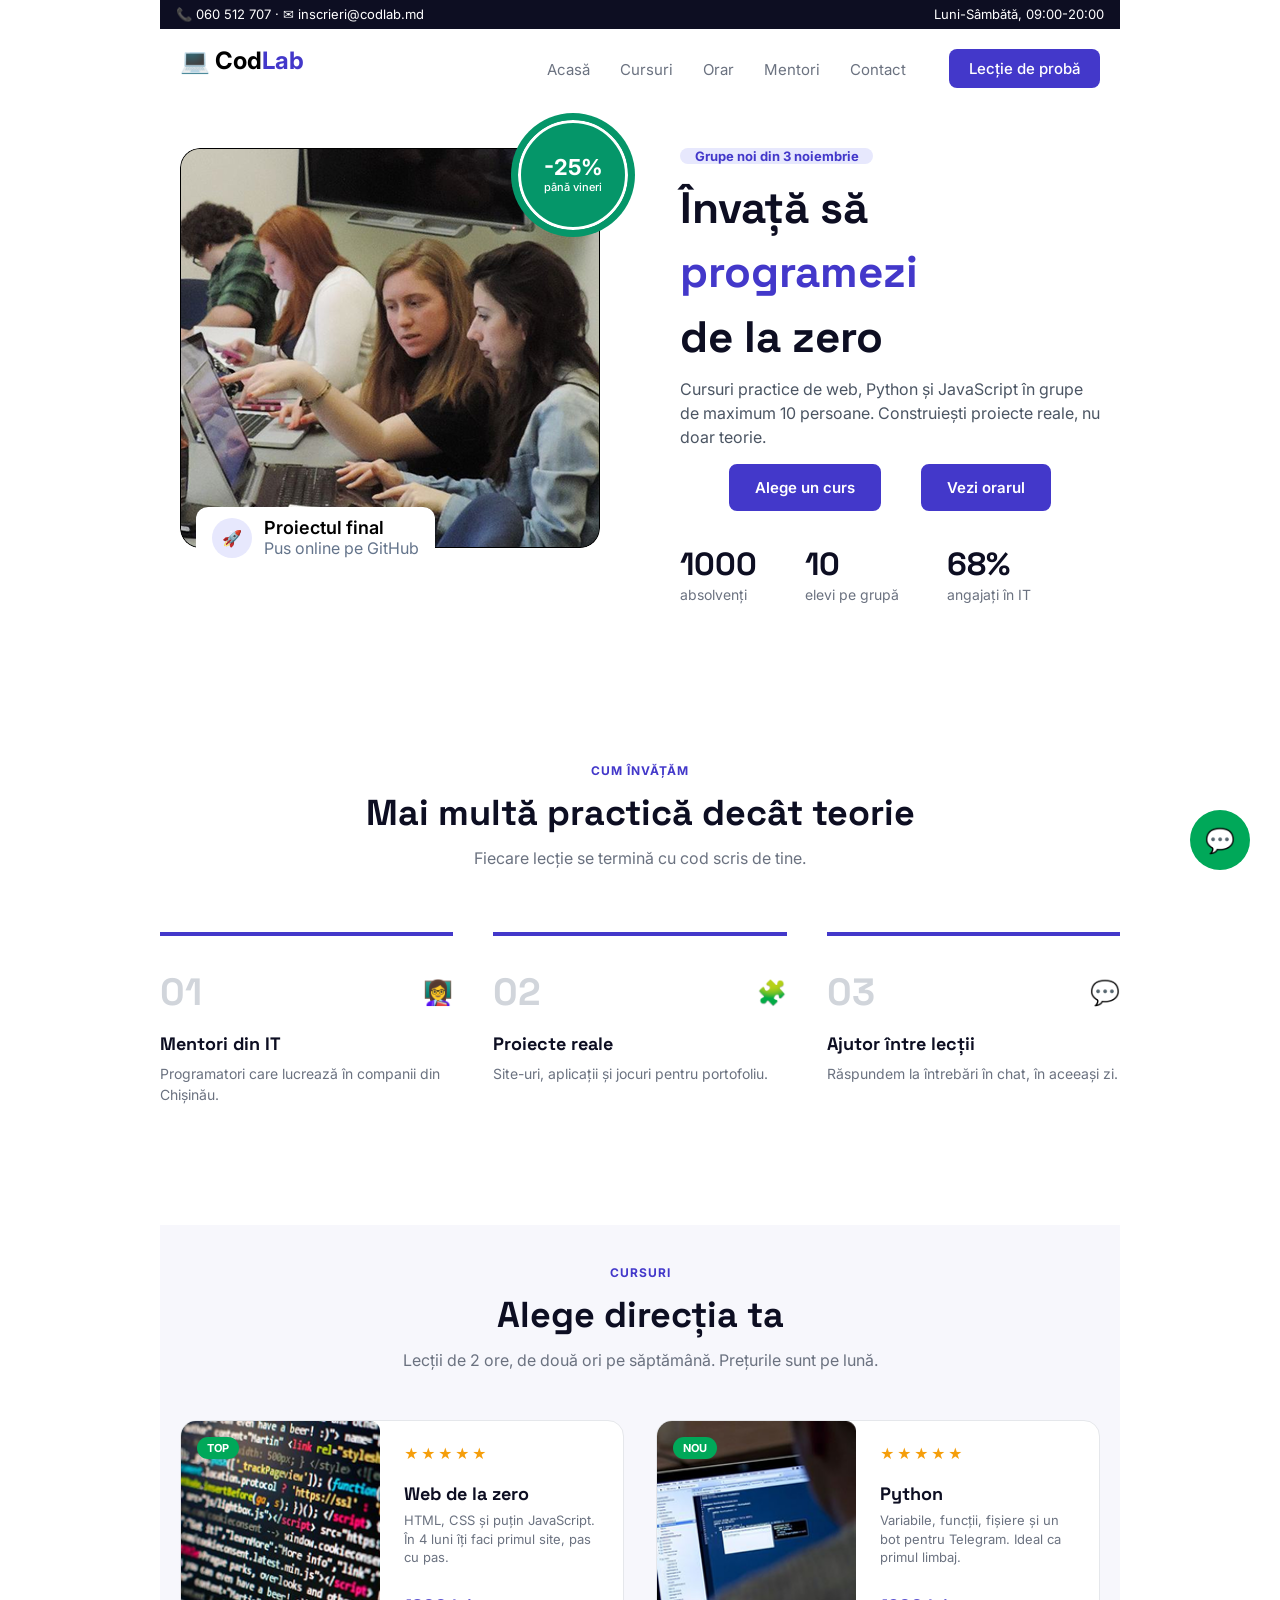
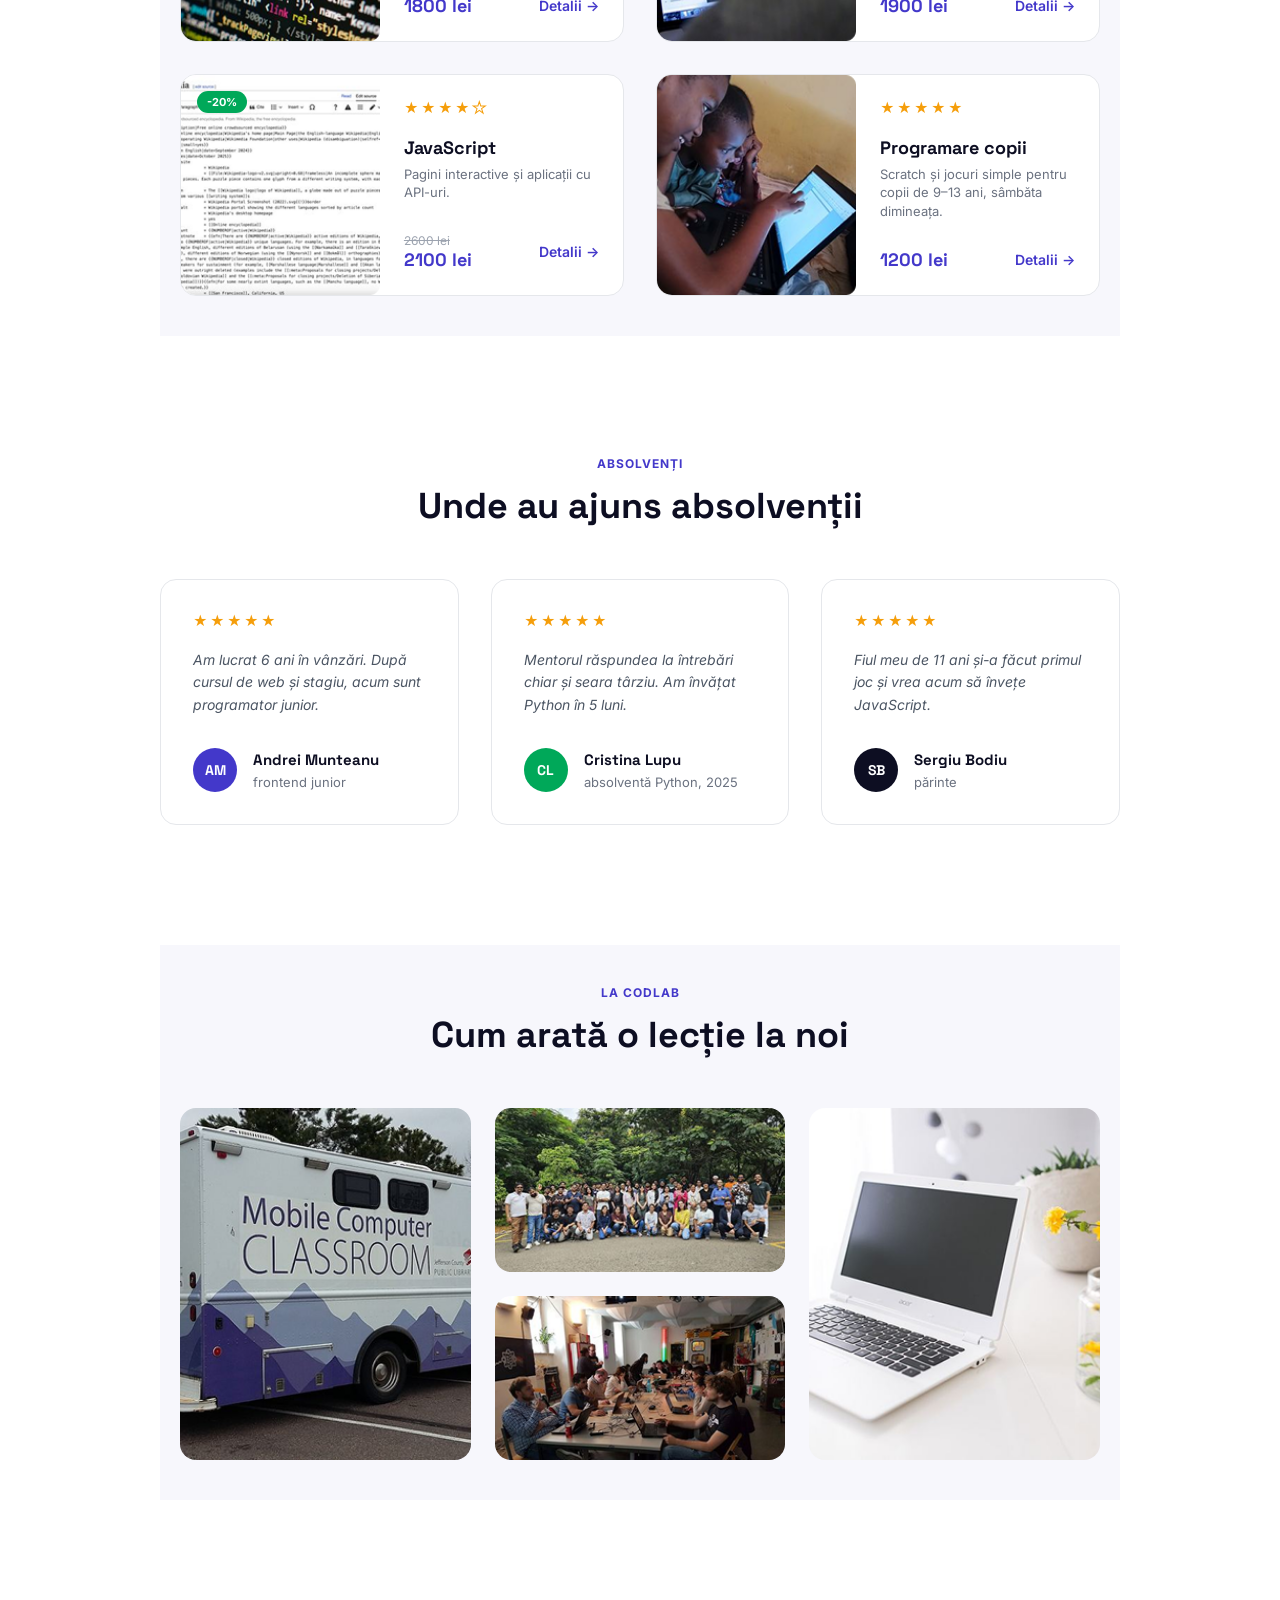
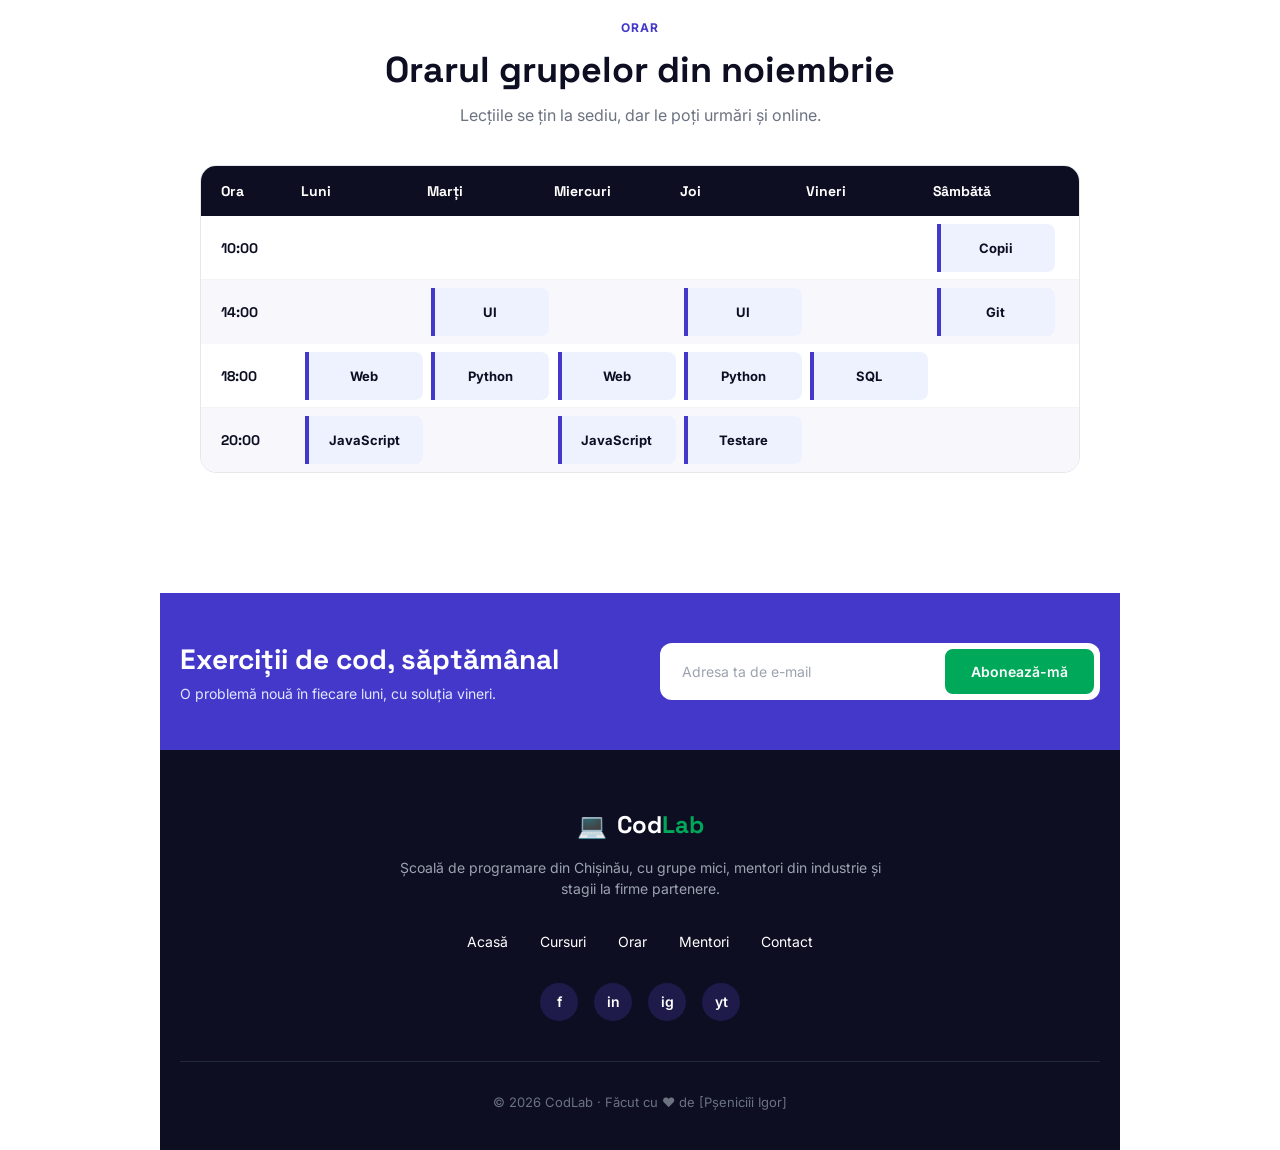
<file: CodLab.html>
<!DOCTYPE html>
<html lang="ro">

<head>
    <meta charset="UTF-8">
    <meta name="viewport" content="width=device-width, initial-scale=1.0">
    <title>CodLab</title>
    <link rel="stylesheet" href="CodLab.CSS">
    <link rel="preconnect" href="https://fonts.googleapis.com">
    <link rel="preconnect" href="https://fonts.gstatic.com" crossorigin>
    <link
        href="https://fonts.googleapis.com/css2?family=Inter:ital,opsz,wght@0,14..32,100..900;1,14..32,100..900&display=swap"
        rel="stylesheet">
    <link rel="preconnect" href="https://fonts.googleapis.com">
    <link rel="preconnect" href="https://fonts.gstatic.com" crossorigin>
    <link
        href="https://fonts.googleapis.com/css2?family=Inter:ital,opsz,wght@0,14..32,100..900;1,14..32,100..900&family=Space+Grotesk:wght@300..700&display=swap"
        rel="stylesheet">
</head>

<body>
    <div class="contacts">
        <p> 📞 060 512 707 · ✉ inscrieri@codlab.md </p>
        <p> Luni-Sâmbătă, 09:00-20:00</p>
    </div>
    <header class="container">

        <nav class="navigation container">
            <h1 class="logo-text">💻 Cod<span class="logo-text2">Lab</span></h1>
            <ul class="nav-bar-ul">
                <li><a href="#acasa" class="active">Acasă</a></li>
                <li><a href="#cursuri">Cursuri</a></li>
                <li><a href="#orar">Orar</a></li>
                <li><a href="#mentori">Mentori</a></li>
                <li><a href="#contact">Contact</a></li>
            </ul>
            <a href="#lectie-proba" class="btn-lectie-proba">Lecție de probă</a>
        </nav>
    </header>
    <main>
        <section class="Anunț-pricipal">
            <div class="Anunț">
                <div class="partea-cu-poza">
                    <div class="pozitia-reducere">
                        <div class="cerc-alb">
                            <div class="reducere">
                                <h3>-25%</h3>
                                <p>până vineri</p>
                            </div>
                        </div>
                    </div>
                    <img src="Imagine-hero.png" alt="poză" class="imagine-hero">
                    <div class="proiect-final">
                        <div class="racheta">
                            <p>🚀</p>
                        </div>
                        <div>
                            <p class="ingrosare">Proiectul final</p>
                            <p class="putin-sur">Pus online pe GitHub</p>
                        </div>
                    </div>
                </div>
                <div class="Textul-anunțului">
                    <div class="grupe">
                        <p class="grnoi3">Grupe noi din 3 noiembrie</p>
                    </div>
                    <p class="invsp">Învață să</p>
                    <p class="programezi">programezi</p>
                    <p class="invsp"> de la zero</p>
                    <p class="textmult">Cursuri practice de web, Python și JavaScript în
                        grupe de maximum 10 persoane. Construiești
                        proiecte reale, nu doar teorie.
                    </p>
                    <div class="butoane-de-înscriere">
                        <a href="Alege-un-curs.html" class="btn-curs">Alege un curs</a>
                        <a href="Vezi-orarul.html" class="btn-orar">Vezi orarul</a>
                    </div>
                    <ul class="lista-datelor">
                        <li class="absolvenți">
                            <strong>1000</strong>
                            <p>absolvenți</p>
                        </li>
                        <li class="elevi-pe-grupă">
                            <strong>10</strong>
                            <p>elevi pe grupă</p>
                        </li>
                        <li class="angajați-în-IT">
                            <strong>68%</strong>
                            <p>angajați în IT</p>
                        </li>
                    </ul>
                </div>
            </div>
        </section>
        <section class="sectiune-practica">
            <div class="continut-practica">
                <div class="icon-chat-container">
                    <span class="icon-chat">💬</span>
                </div>

                <p class="eticheta-mica">CUM ÎNVĂȚĂM</p>
                <h2>Mai multă practică decât teorie</h2>
                <p class="subtitlu-practica">Fiecare lecție se termină cu cod scris de tine.</p>

                <div class="grid-pasi">
                    <div class="card-pas">
                        <div class="header-card">
                            <span class="numar-pas">01</span>
                            <span class="icon-pas">👩‍🏫</span>
                        </div>
                        <h3>Mentori din IT</h3>
                        <p>Programatori care lucrează în companii din Chișinău.</p>
                    </div>

                    <div class="card-pas">
                        <div class="header-card">
                            <span class="numar-pas">02</span>
                            <span class="icon-pas">🧩</span>
                        </div>
                        <h3>Proiecte reale</h3>
                        <p>Site-uri, aplicații și jocuri pentru portofoliu.</p>
                    </div>

                    <div class="card-pas">
                        <div class="header-card">
                            <span class="numar-pas">03</span>
                            <span class="icon-pas">💬</span>
                        </div>
                        <h3>Ajutor între lecții</h3>
                        <p>Răspundem la întrebări în chat, în aceeași zi.</p>
                    </div>
                </div>
            </div>
        </section>
        <section id="cursuri" class="sectiune-cursuri">
            <div class="continut-cursuri">
                <p class="eticheta-mica">CURSURI</p>
                <h2>Alege direcția ta</h2>
                <p class="subtitlu-cursuri">Lecții de 2 ore, de două ori pe săptămână. Prețurile sunt pe lună.</p>

                <div class="grid-cursuri">
                    <div class="card-curs">
                        <div class="imagine-card">
                            <img src="Imagine Web de la zero.png" alt="Web de la zero">
                            <span class="badge top">TOP</span>
                        </div>
                        <div class="corp-card">
                            <div class="stele">★★★★★</div>
                            <h3>Web de la zero</h3>
                            <p>HTML, CSS și puțin JavaScript. În 4 luni îți faci primul site, pas cu pas.</p>
                            <div class="footer-card">
                                <span class="pret">1800 lei</span>
                                <a href="#" class="link-detalii">Detalii →</a>
                            </div>
                        </div>
                    </div>

                    <div class="card-curs">
                        <div class="imagine-card">
                            <img src="Imagine Python.png" alt="Python">
                            <span class="badge nou">NOU</span>
                        </div>
                        <div class="corp-card">
                            <div class="stele">★★★★★</div>
                            <h3>Python</h3>
                            <p>Variabile, funcții, fișiere și un bot pentru Telegram. Ideal ca primul limbaj.</p>
                            <div class="footer-card">
                                <span class="pret">1900 lei</span>
                                <a href="#" class="link-detalii">Detalii →</a>
                            </div>
                        </div>
                    </div>

                    <div class="card-curs">
                        <div class="imagine-card">
                            <img src="Imagine JavaScript.png" alt="JavaScript">
                            <span class="badge reducere">-20%</span>
                        </div>
                        <div class="corp-card">
                            <div class="stele"><span class="stea-plina">★★★★</span><span class="stea-goala">★</span>
                            </div>
                            <h3>JavaScript</h3>
                            <p>Pagini interactive și aplicații cu API-uri.</p>
                            <div class="footer-card">
                                <div class="pret-container">
                                    <span class="pret-vechi">2600 lei</span>
                                    <span class="pret">2100 lei</span>
                                </div>
                                <a href="#" class="link-detalii">Detalii →</a>
                            </div>
                        </div>
                    </div>

                    <div class="card-curs">
                        <div class="imagine-card">
                            <img src="Imagine Programare copii.png" alt="Programare copii">
                        </div>
                        <div class="corp-card">
                            <div class="stele">★★★★★</div>
                            <h3>Programare copii</h3>
                            <p>Scratch și jocuri simple pentru copii de 9–13 ani, sâmbăta dimineața.</p>
                            <div class="footer-card">
                                <span class="pret">1200 lei</span>
                                <a href="#" class="link-detalii">Detalii →</a>
                            </div>
                        </div>
                    </div>
                </div>
            </div>
        </section>
        <section class="sectiune-marturii">
            <div class="continut-marturii">
                <p class="eticheta-mica">ABSOLVENȚI</p>
                <h2>Unde au ajuns absolvenții</h2>

                <div class="grid-marturii">
                    <div class="card-marturie">
                        <div class="stele">★★★★★</div>
                        <p class="text-marturie">Am lucrat 6 ani în vânzări. După cursul de web și stagiu, acum sunt
                            programator junior.</p>
                        <div class="autor-marturie">
                            <div class="avatar am">AM</div>
                            <div class="detalii-autor">
                                <h4>Andrei Munteanu</h4>
                                <span>frontend junior</span>
                            </div>
                        </div>
                    </div>

                    <div class="card-marturie">
                        <div class="stele">★★★★★</div>
                        <p class="text-marturie">Mentorul răspundea la întrebări chiar și seara târziu. Am învățat
                            Python în 5 luni.</p>
                        <div class="autor-marturie">
                            <div class="avatar cl">CL</div>
                            <div class="detalii-autor">
                                <h4>Cristina Lupu</h4>
                                <span>absolventă Python, 2025</span>
                            </div>
                        </div>
                    </div>

                    <div class="card-marturie">
                        <div class="stele">★★★★★</div>
                        <p class="text-marturie">Fiul meu de 11 ani și-a făcut primul joc și vrea acum să învețe
                            JavaScript.</p>
                        <div class="autor-marturie">
                            <div class="avatar sb">SB</div>
                            <div class="detalii-autor">
                                <h4>Sergiu Bodiu</h4>
                                <span>părinte</span>
                            </div>
                        </div>
                    </div>
                </div>
            </div>
        </section>
        <section class="sectiune-galerie">
            <div class="continut-galerie">
                <p class="eticheta-mica">LA CODLAB</p>
                <h2>Cum arată o lecție la noi</h2>

                <div class="grid-galerie">
                    <div class="coloana-stanga">
                        <img src="Imagine înaltă 1x2.png" alt="Lecție la CodLab">
                    </div>

                    <div class="coloana-centru">
                        <img src="Imagine 1x1 de jos.png" alt="Elevi la curs">
                        <img src="Imagine 1x1.png" alt="Grup la CodLab">
                    </div>

                    <div class="coloana-dreapta">
                        <img src="Imagine înaltă 1x2 din dreapta.png" alt="Laptop la curs">
                    </div>
                </div>
            </div>
        </section>
        <section id="orar" class="sectiune-orar">
            <div class="continut-orar">
                <p class="eticheta-mica">ORAR</p>
                <h2>Orarul grupelor din noiembrie</h2>
                <p class="subtitlu-orar">Lecțiile se țin la sediu, dar le poți urmări și online.</p>

                <div class="tabel-orar">
                    <div class="tabel-header">
                        <span>Ora</span>
                        <span>Luni</span>
                        <span>Marți</span>
                        <span>Miercuri</span>
                        <span>Joi</span>
                        <span>Vineri</span>
                        <span>Sâmbătă</span>
                    </div>

                    <div class="tabel-rand">
                        <span class="ora">10:00</span>
                        <span class="celula-goala"></span>
                        <span class="celula-goala"></span>
                        <span class="celula-goala"></span>
                        <span class="celula-goala"></span>
                        <span class="celula-goala"></span>
                        <div class="curs-item albastru">
                            <span class="linie-verticala"></span>
                            <span class="nume-curs">Copii</span>
                        </div>
                    </div>

                    <div class="tabel-rand-sur">
                        <span class="ora">14:00</span>
                        <span class="celula-goala"></span>
                        <div class="curs-item albastru">
                            <span class="linie-verticala"></span>
                            <span class="nume-curs">UI</span>
                        </div>
                        <span class="celula-goala"></span>
                        <div class="curs-item albastru">
                            <span class="linie-verticala"></span>
                            <span class="nume-curs">UI</span>
                        </div>
                        <span class="celula-goala"></span>
                        <div class="curs-item albastru">
                            <span class="linie-verticala"></span>
                            <span class="nume-curs">Git</span>
                        </div>
                    </div>

                    <div class="tabel-rand">
                        <span class="ora">18:00</span>
                        <div class="curs-item albastru">
                            <span class="linie-verticala"></span>
                            <span class="nume-curs">Web</span>
                        </div>
                        <div class="curs-item albastru">
                            <span class="linie-verticala"></span>
                            <span class="nume-curs">Python</span>
                        </div>
                        <div class="curs-item albastru">
                            <span class="linie-verticala"></span>
                            <span class="nume-curs">Web</span>
                        </div>
                        <div class="curs-item albastru">
                            <span class="linie-verticala"></span>
                            <span class="nume-curs">Python</span>
                        </div>
                        <div class="curs-item albastru">
                            <span class="linie-verticala"></span>
                            <span class="nume-curs">SQL</span>
                        </div>
                        <span class="celula-goala"></span>
                    </div>

                    <div class="tabel-rand-sur">
                        <span class="ora">20:00</span>
                        <div class="curs-item albastru">
                            <span class="linie-verticala"></span>
                            <span class="nume-curs">JavaScript</span>
                        </div>
                        <span class="celula-goala"></span>
                        <div class="curs-item albastru">
                            <span class="linie-verticala"></span>
                            <span class="nume-curs">JavaScript</span>
                        </div>
                        <div class="curs-item albastru">
                            <span class="linie-verticala"></span>
                            <span class="nume-curs">Testare</span>
                        </div>
                        <span class="celula-goala"></span>
                        <span class="celula-goala"></span>
                    </div>
                </div>
            </div>
        </section>
        <section class="sectiune-abonare">
            <div class="continut-abonare">
                <div class="text-abonare">
                    <h3>Exerciții de cod, săptămânal</h3>
                    <p>O problemă nouă în fiecare luni, cu soluția vineri.</p>
                </div>
                <form class="formular-abonare">
                    <input type="email" placeholder="Adresa ta de e-mail" required class="input-email">
                    <button type="submit" class="buton-abonare">Abonează-mă</button>
                </form>
            </div>
        </section>
    </main>
    <footer id="contact" class="footer-site">
        <div class="continut-footer">
            <div class="footer-logo">
                <span class="logo-icon">💻</span>
                <span class="logo-text">Cod<span class="logo-verde">Lab</span></span>
            </div>

            <p class="footer-descriere">Școală de programare din Chișinău, cu grupe mici, mentori din industrie și
                stagii la firme partenere.</p>

            <ul class="footer-meniu">
                <li><a href="#">Acasă</a></li>
                <li><a href="#">Cursuri</a></li>
                <li><a href="#">Orar</a></li>
                <li><a href="#">Mentori</a></li>
                <li><a href="#">Contact</a></li>
            </ul>

            <div class="footer-social">
                <a href="#" class="social-icon">f</a>
                <a href="#" class="social-icon">in</a>
                <a href="#" class="social-icon">ig</a>
                <a href="#" class="social-icon">yt</a>
            </div>

            <div class="footer-linie"></div>

            <p class="footer-copyright">© 2026 CodLab · Făcut cu ♥ de [Pșeniciîi Igor]</p>
        </div>
    </footer>
</body>

</html>
</file>
<file: CodLab.CSS>
* {
    margin: 0;
    padding: 0;
    box-sizing: border-box;
}

body {
    font-family: 'Inter', sans-serif;
    max-width: 960px;
    margin: 0 auto;
}
header{
    position: sticky;
    top: 0;
    z-index: 1000;
}
.contacts {
    display: flex;
    gap: 20px;
    justify-content: space-between;
    align-items: center;
    background-color: #0d0e22;
    color: #fff;
    padding: 8px 16px;
    width: 100%;
    font-family: Inter;
    font-weight: 400;
    font-style: Regular;
    font-size: 13px;
    line-height: 100%;
    letter-spacing: 0%;
}

.navigation {
    padding: 20px;
    display: flex;
    justify-content: space-between;
    width: 960;
    height: 76;
    top: 36px;
    background-color: #ffffff;
    position: sticky;
    z-index: 1000;
    top: 0;
}

.logo-text {
    font-weight: 700;
    font-style: Bold;
    font-size: 24px;
    line-height: 100%;
    letter-spacing: 0%;
}

.logo-text2 {
    color: #4338CA;
}

.nav-bar-ul {
    display: flex;
    align-items: center;
    list-style: none;
    margin-left: 200px;
    gap: 30px;
}

.nav-bar-ul a {
    text-decoration: none;
    color: #6B7280;
    position: relative;
    padding-bottom: 6px;
    font-weight: 400;
    font-style: Regular;
    font-size: 15px;
    line-height: 100%;
    letter-spacing: 0%;
}

.nav-bar-ul a:hover {
    color: #4338CA;
    border-bottom: 2px solid #4338CA;
    padding-bottom: 4px;
}

.btn-lectie-proba {
    background-color: #4338CA;
    color: #ffffff !important;
    text-decoration: none;
    font-family: 'Inter', sans-serif;
    font-weight: 500;
    font-size: 15px;
    padding: 10px 20px;
    border-radius: 8px;
    display: inline-block;
}

.btn-lectie-proba:hover {
    background-color: #ffffff;
    color: #4338CA !important;
    text-decoration: none;
    font-family: 'Inter', sans-serif;
    font-weight: 500;
    font-size: 15px;
    padding: 10px 20px;
    border-radius: 8px;
    display: inline-block;
}

.Anunț {
    display: flex;
    justify-content: center;
    gap: 80px;
    padding: 40px 20px;
}

.partea-cu-poza {
    position: relative;
    width: 420px;
    height: 400px;
    flex-shrink: 0;
}

.imagine-hero {
    width: 100%;
    height: 100%;
    object-fit: cover;
    border-radius: 20px;
    display: block;
}

.pozitia-reducere {
position: absolute;
    top: -35px;
    right: -35px;
    width: 124px;
    height: 124px;
    display: flex;
    align-items: center;
    justify-content: center;
    z-index: 10;
    background-color: #059669;
    border-radius: 50%;
}

.cerc-alb {
    width: 110px;
    height: 110px;
    background-color: #059669;
    border-radius: 50%;
    border: 3px solid #ffffff;
    outline: 2px solid #059669;
    display: flex;
    align-items: center;
    justify-content: center;
}

.reducere {
    text-align: center;
    color: #ffffff;
}

.reducere h3 {
    font-size: 22px;
    font-weight: 700;
    line-height: 1;
}

.reducere p {
    font-size: 11px;
    font-weight: 500;
    margin-top: 2px;
}


.proiect-final {
    position: absolute;
    bottom: -20px;
    left: 16px;
    background-color: #ffffff;
    padding: 10px 16px;
    border-radius: 12px;
    display: flex;
    align-items: center;
    gap: 12px;
    z-index: 10;
}
.racheta{
width: 40px;
    height: 40px;
    background-color: #E7E8FD;
    border-radius: 50%;
    display: flex;
    align-items: center;
    justify-content: center;
}
.ingrosare{
    font-size: 18px;
    font-weight: 600;
}
.putin-sur{
    font-size: 16px;
    color: #64748B;
}

.grupe{
    display: flex;
    justify-content: center;
    width: 193px;
    background-color: #E7E8FD;
    border-radius: 50px;
    margin-bottom: 20px;
}
.grnoi3{
    color:#4338CA;
    font-size: 13px;
    font-weight: 700;
}

.invsp{
    font-family: 'Space Grotesk', sans-serif;
    font-size: 44px;
    font-weight: 700;
    line-height: 1.1;
    color: #0d0e22;
    margin-bottom: 16px;
}
.programezi{
    font-family: 'Space Grotesk', sans-serif;
    font-size: 44px;
    font-weight: 700;
    line-height: 1.1;
    color: #4338CA;
    margin-bottom: 16px;
}

.textmult{
    font-family: 'Inter', sans-serif;
    font-size: 16px;
    line-height: 1.5;
    color: #4B5563;
    max-width: 480px;
    margin-bottom: 15px;
}

.butoane-de-înscriere {
    display: flex;
    justify-content: center;
    gap: 40px;
    margin-bottom: 15px;
}

.btn-curs{
    display: inline-flex;
    align-items: center;
    justify-content: center;
    padding: 12px 24px;
    border-radius: 8px;
    font-family: 'Inter', sans-serif;
    font-weight: 600;
    font-size: 15px;
    text-decoration: none;
    transition: 0.2s;
    background-color: #4338CA;
    color: #ffffff;
    border: 2px solid #4338CA;
}

.btn-curs:hover {
    background-color: #ffffff;
    color: #4338CA !important;
    border: 2px solid #4338CA !important;
}

.btn-orar{
    display: inline-flex;
    align-items: center;
    justify-content: center;
    padding: 12px 24px;
    border-radius: 8px;
    font-family: 'Inter', sans-serif;
    font-weight: 600;
    font-size: 15px;
    text-decoration: none;
    transition: 0.2s;
    background-color: #4338CA;
    color: #ffffff;
    border: 2px solid #4338CA;
}

.btn-orar:hover {
    background-color: #ffffff;
    color: #4338CA !important;
    border: 2px solid #4338CA !important;
}

.lista-datelor {
    display: flex;
    list-style: none;
    gap: 48px;
    padding: 0;
    margin-top: 36px;
}

.lista-datelor li {
    display: flex;
    flex-direction: column;
}

.lista-datelor strong {
    font-family: 'Space Grotesk', sans-serif;
    font-size: 32px;
    font-weight: 700;
    color: #0d0e22;
    line-height: 1.1;
    margin-bottom: 4px;
}

.lista-datelor p {
    font-family: 'Inter', sans-serif;
    font-size: 14px;
    color: #6B7280;
    margin: 0;
}

.sectiune-practica {
    max-width: 960px;
    margin: 80px auto;
    padding: 50px 60px;
    background-color: #ffffff;
    border-radius: 24px;
    border: 1px solid #E5E7EB;
    position: relative;
}

.continut-practica {
    text-align: center;
    position: relative;
}

.icon-chat-container {
    position: fixed;
    bottom: 30px;
    right: 30px;
    background-color: #00A859;
    width: 60px;
    height: 60px;
    border-radius: 50%;
    display: flex;
    align-items: center;
    justify-content: center;
    z-index: 9999;
    cursor: pointer;
    transition: transform 0.2s ease;
}
.icon-chat-container:hover {
    transform: scale(1.05);
}

.icon-chat {
    font-size: 24px;
}

.eticheta-mica {
    font-family: 'Inter', sans-serif;
    font-size: 12px;
    font-weight: 700;
    color: #4338CA;
    letter-spacing: 1px;
    margin-bottom: 12px;
}

.sectiune-practica h2 {
    font-family: 'Space Grotesk', sans-serif;
    font-size: 36px;
    font-weight: 700;
    color: #0D0E22;
    margin-bottom: 12px;
    
}

.sectiune-practica {
    max-width: 960px;
    margin: 80px auto;
    padding: 40px 0;
    background-color: transparent;
    border: none;
    position: relative;
}

.grid-pasi {
    display: grid;
    grid-template-columns: repeat(3, 1fr);
    gap: 40px;
    text-align: left;
}

.card-pas {
    display: flex;
    flex-direction: column;
}

.header-card {
    display: flex;
    align-items: center;
    justify-content: space-between;
    margin-bottom: 16px;
    border-top: 2px solid #4338CA;
    padding-top: 20px;
}

.numar-pas {
    font-family: 'Space Grotesk', sans-serif;
    font-size: 38px;
    font-weight: 700;
    color: #D1D5DB;
}

.icon-pas {
    font-size: 24px;
}

.card-pas h3 {
    font-family: 'Space Grotesk', sans-serif;
    font-size: 18px;
    font-weight: 700;
    color: #0D0E22;
    margin-bottom: 8px;
}

.card-pas p {
    font-family: 'Inter', sans-serif;
    font-size: 14px;
    line-height: 1.5;
    color: #6B7280;
    margin: 0;
}

.subtitlu-practica {
    font-family: 'Inter', sans-serif;
    font-size: 16px;
    color: #6B7280;
    margin-bottom: 64px;
}

.header-card {
    display: flex;
    align-items: center;
    justify-content: space-between;
    margin-bottom: 16px;
    border-top: 4px solid #4338CA;
    padding-top: 32px;
}

.sectiune-cursuri {
    max-width: 960px;
    margin: 80px auto;
    padding: 40px 0;
    background-color: #F7F7FC;
}

.continut-cursuri {
    text-align: center;
}

.eticheta-mica {
    font-family: 'Inter', sans-serif;
    font-size: 12px;
    font-weight: 700;
    color: #4338CA;
    letter-spacing: 1px;
    margin-bottom: 12px;
}

.sectiune-cursuri h2 {
    font-family: 'Space Grotesk', sans-serif;
    font-size: 36px;
    font-weight: 700;
    color: #0D0E22;
    margin-bottom: 12px;
}

.subtitlu-cursuri {
    font-family: 'Inter', sans-serif;
    font-size: 16px;
    color: #6B7280;
    margin-bottom: 50px;
}

.grid-cursuri {
    display: grid;
    grid-template-columns: repeat(2, 1fr);
    gap: 32px;
    text-align: left;
    padding: 0 20px;
}

.card-curs {
    background-color: #ffffff;
    border-radius: 16px;
    border: 1px solid #E5E7EB;
    overflow: hidden;
    display: flex;
    flex-direction: row;
}

.imagine-card {
    position: relative;
    width: 45%;
    min-height: 100%;
}

.imagine-card img {
    width: 100%;
    height: 100%;
    object-fit: cover;
    display: block;
}

.badge {
    position: absolute;
    top: 16px;
    left: 16px;
    color: #ffffff;
    font-size: 11px;
    font-weight: 700;
    padding: 4px 10px;
    border-radius: 50px;
}

.badge.top,
.badge.nou,
.badge.reducere {
    background-color: #00A859;
}

.corp-card {
    padding: 24px;
    display: flex;
    flex-direction: column;
    flex: 1;
    justify-content: space-between;
}

.stele {
    font-size: 13px;
    margin-bottom: 6px;
    letter-spacing: 2px;
}

.stea-goala {
    color: #D1D5DB;
    color: transparent;
    -webkit-text-stroke: 1px #F59E0B;
}

.card-curs h3 {
    font-family: 'Space Grotesk', sans-serif;
    font-size: 18px;
    font-weight: 700;
    color: #0D0E22;
    margin-bottom: 6px;
}

.card-curs p {
    font-family: 'Inter', sans-serif;
    font-size: 13px;
    line-height: 1.4;
    color: #6B7280;
    margin-bottom: 16px;
}

.footer-card {
    display: flex;
    align-items: center;
    justify-content: space-between;
    margin-top: auto;
}

.pret {
    font-family: 'Space Grotesk', sans-serif;
    font-size: 18px;
    font-weight: 700;
    color: #4338CA;
}

.pret-container {
    display: flex;
    flex-direction: column;
}

.pret-vechi {
    font-family: 'Inter', sans-serif;
    font-size: 12px;
    color: #9CA3AF;
    text-decoration: line-through;
}

.link-detalii {
    font-family: 'Inter', sans-serif;
    font-size: 14px;
    font-weight: 600;
    color: #4338CA;
    text-decoration: none;
    transition: 0.2s;
}

.link-detalii:hover {
    text-decoration: underline;
}

.sectiune-marturii {
    max-width: 960px;
    margin: 80px auto;
    padding: 40px 0;
}

.continut-marturii {
    text-align: center;
}

.eticheta-mica {
    font-family: 'Inter', sans-serif;
    font-size: 12px;
    font-weight: 700;
    color: #4338CA;
    letter-spacing: 1px;
    margin-bottom: 12px;
}

.sectiune-marturii h2 {
    font-family: 'Space Grotesk', sans-serif;
    font-size: 36px;
    font-weight: 700;
    color: #0D0E22;
    margin-bottom: 50px;
}

.grid-marturii {
    display: grid;
    grid-template-columns: repeat(3, 1fr);
    gap: 32px;
    text-align: left;
}

.card-marturie {
    background-color: #ffffff;
    border-radius: 16px;
    border: 1px solid #E5E7EB;
    padding: 32px;
    display: flex;
    flex-direction: column;
    justify-content: space-between;
}

.stele {
    color: #F59E0B;
    font-size: 14px;
    margin-bottom: 20px;
    letter-spacing: 2px;
}

.text-marturie {
    font-family: 'Inter', sans-serif;
    font-size: 14px;
    line-height: 1.6;
    color: #4B5563;
    font-style: italic;
    margin-bottom: 32px;
    flex: 1;
}

.autor-marturie {
    display: flex;
    align-items: center;
    gap: 16px;
}

.avatar {
    width: 44px;
    height: 44px;
    border-radius: 50%;
    display: flex;
    align-items: center;
    justify-content: center;
    color: #ffffff;
    font-family: 'Space Grotesk', sans-serif;
    font-weight: 700;
    font-size: 14px;
}

.avatar.am {
    background-color: #4338CA;
}

.avatar.cl {
    background-color: #00A859;
}

.avatar.sb {
    background-color: #0D0E22;
}

.detalii-autor h4 {
    font-family: 'Space Grotesk', sans-serif;
    font-size: 15px;
    font-weight: 700;
    color: #0D0E22;
    margin-bottom: 2px;
}

.detalii-autor span {
    font-family: 'Inter', sans-serif;
    font-size: 13px;
    color: #6B7280;
}

.sectiune-galerie {
    max-width: 960px;
    margin: 80px auto;
    padding: 40px 0;
    background-color: #F7F7FC;
}

.continut-galerie {
    text-align: center;
}

.eticheta-mica {
    font-family: 'Inter', sans-serif;
    font-size: 12px;
    font-weight: 700;
    color: #4338CA;
    letter-spacing: 1px;
    margin-bottom: 12px;
}

.sectiune-galerie h2 {
    font-family: 'Space Grotesk', sans-serif;
    font-size: 36px;
    font-weight: 700;
    color: #0D0E22;
    margin-bottom: 50px;
}

.grid-galerie {
    display: grid;
    grid-template-columns: repeat(3, 1fr);
    gap: 24px;
    padding: 0 20px;
}

.coloana-stanga,
.coloana-dreapta {
    display: flex;
    flex-direction: column;
}

.coloana-stanga img,
.coloana-dreapta img {
    width: 100%;
    height: 100%;
    object-fit: cover;
    border-radius: 16px;
}

.coloana-centru {
    display: flex;
    flex-direction: column;
    gap: 24px;
}

.coloana-centru img {
    width: 100%;
    height: calc(50% - 12px);
    object-fit: cover;
    border-radius: 16px;
}

.sectiune-orar {
    max-width: 960px;
    margin: 80px auto;
    padding: 40px 0;
}

.continut-orar {
    text-align: center;
}

.eticheta-mica {
    font-family: 'Inter', sans-serif;
    font-size: 12px;
    font-weight: 700;
    color: #4338CA;
    letter-spacing: 1px;
    margin-bottom: 12px;
}

.sectiune-orar h2 {
    font-family: 'Space Grotesk', sans-serif;
    font-size: 36px;
    font-weight: 700;
    color: #0D0E22;
    margin-bottom: 12px;
}

.subtitlu-orar {
    font-family: 'Inter', sans-serif;
    font-size: 16px;
    color: #6B7280;
    margin-bottom: 40px;
}

.tabel-orar {
    width: 880px;
    margin: 0 auto;
    background-color: #ffffff;
    border-radius: 16px;
    border: 1px solid #E5E7EB;
    overflow: hidden;
    text-align: left;
}

.tabel-header {
    display: grid;
    grid-template-columns: 80px repeat(6, 1fr);
    background-color: #0D0E22;
    color: #ffffff;
    font-family: 'Space Grotesk', sans-serif;
    font-size: 14px;
    font-weight: 700;
    padding: 16px 20px;
    align-items: center;
}

.tabel-rand {
    display: grid;
    grid-template-columns: 80px repeat(6, 1fr);
    padding: 8px 20px;
    align-items: center;
    border-bottom: 1px solid #F3F4F6;
    height: 64px;
    box-sizing: border-box;
}

.tabel-rand-sur {
    background-color: #F7F7FC;
    display: grid;
    grid-template-columns: 80px repeat(6, 1fr);
    padding: 8px 20px;
    align-items: center;
    border-bottom: 1px solid #F7F7FC;
    height: 64px;
    box-sizing: border-box;
}

.tabel-rand:last-child {
    border-bottom: none;
}

.ora {
    font-family: 'Space Grotesk', sans-serif;
    font-size: 14px;
    font-weight: 700;
    color: #0D0E22;
}

.celula-goala {
    display: block;
}

.curs-item {
    width: 118px;
    height: 48px;
    background-color: #EEF2FF;
    border-radius: 0 8px 8px 0;
    display: flex;
    align-items: center;
    justify-content: center;
    position: relative;
    margin: 0 auto;
    box-sizing: border-box;
}

.linie-verticala {
    position: absolute;
    left: 0;
    top: 0;
    width: 4px;
    height: 48px;
    background-color: #4338CA;
    border-radius: 0;
}

.nume-curs {
    font-family: 'Inter', sans-serif;
    font-size: 13px;
    font-weight: 700;
    color: #0D0E22;
    text-align: center;
}

.sectiune-abonare {
    background-color: #4338CA;
    padding: 48px 0;
    width: 100%;
}

.continut-abonare {
    max-width: 960px;
    margin: 0 auto;
    padding: 0 20px;
    display: flex;
    align-items: center;
    justify-content: space-between;
}

.text-abonare h3 {
    font-family: 'Space Grotesk', sans-serif;
    font-size: 28px;
    font-weight: 700;
    color: #ffffff;
    margin-bottom: 8px;
}

.text-abonare p {
    font-family: 'Inter', sans-serif;
    font-size: 14px;
    color: #E0E7FF;
    margin: 0;
}

.formular-abonare {
    display: flex;
    background-color: #ffffff;
    padding: 6px;
    border-radius: 12px;
    width: 440px;
}

.input-email {
    flex: 1;
    border: none;
    outline: none;
    padding: 0 16px;
    font-family: 'Inter', sans-serif;
    font-size: 14px;
    color: #0D0E22;
    background: transparent;
}

.input-email::placeholder {
    color: #9CA3AF;
}

.buton-abonare {
    background-color: #00A859;
    color: #ffffff;
    border: 2px solid #00A859;
    padding: 12px 24px;
    font-family: 'Inter', sans-serif;
    font-size: 14px;
    font-weight: 600;
    border-radius: 8px;
    cursor: pointer;
    transition: all 0.2s ease;
}

.buton-abonare:hover {
    background-color: #ffffff;
    color: #00A859;
}

.footer-site {
    background-color: #0D0E22;
    padding: 60px 0 40px 0;
    color: #ffffff;
}

.continut-footer {
    max-width: 960px;
    margin: 0 auto;
    padding: 0 20px;
    display: flex;
    flex-direction: column;
    align-items: center;
    text-align: center;
}

.footer-logo {
    display: flex;
    align-items: center;
    gap: 10px;
    font-family: 'Space Grotesk', sans-serif;
    font-size: 24px;
    font-weight: 700;
    margin-bottom: 16px;
}

.logo-verde {
    color: #00A859;
}

.footer-descriere {
    font-family: 'Inter', sans-serif;
    font-size: 14px;
    color: #9CA3AF;
    max-width: 500px;
    line-height: 1.5;
    margin-bottom: 32px;
}

.footer-meniu {
    list-style: none;
    display: flex;
    gap: 32px;
    padding: 0;
    margin: 0 0 32px 0;
}

.footer-meniu a {
    font-family: 'Inter', sans-serif;
    font-size: 14px;
    color: #ffffff;
    text-decoration: none;
    transition: color 0.2s;
}

.footer-meniu a:hover {
    color: #00A859;
}

.footer-social {
    display: flex;
    gap: 16px;
    margin-bottom: 40px;
}

.social-icon {
    width: 38px;
    height: 38px;
    background-color: #1E1B4B;
    border-radius: 50%;
    display: flex;
    align-items: center;
    justify-content: center;
    color: #ffffff;
    font-family: 'Inter', sans-serif;
    font-size: 14px;
    font-weight: 600;
    text-decoration: none;
    transition: background-color 0.2s;
}

.social-icon:hover {
    background-color: #4338CA;
}

.footer-linie {
    width: 100%;
    height: 1px;
    background-color: #1F2937;
    margin-bottom: 32px;
}

.footer-copyright {
    font-family: 'Inter', sans-serif;
    font-size: 13px;
    color: #6B7280;
    margin: 0;
}
</file>
